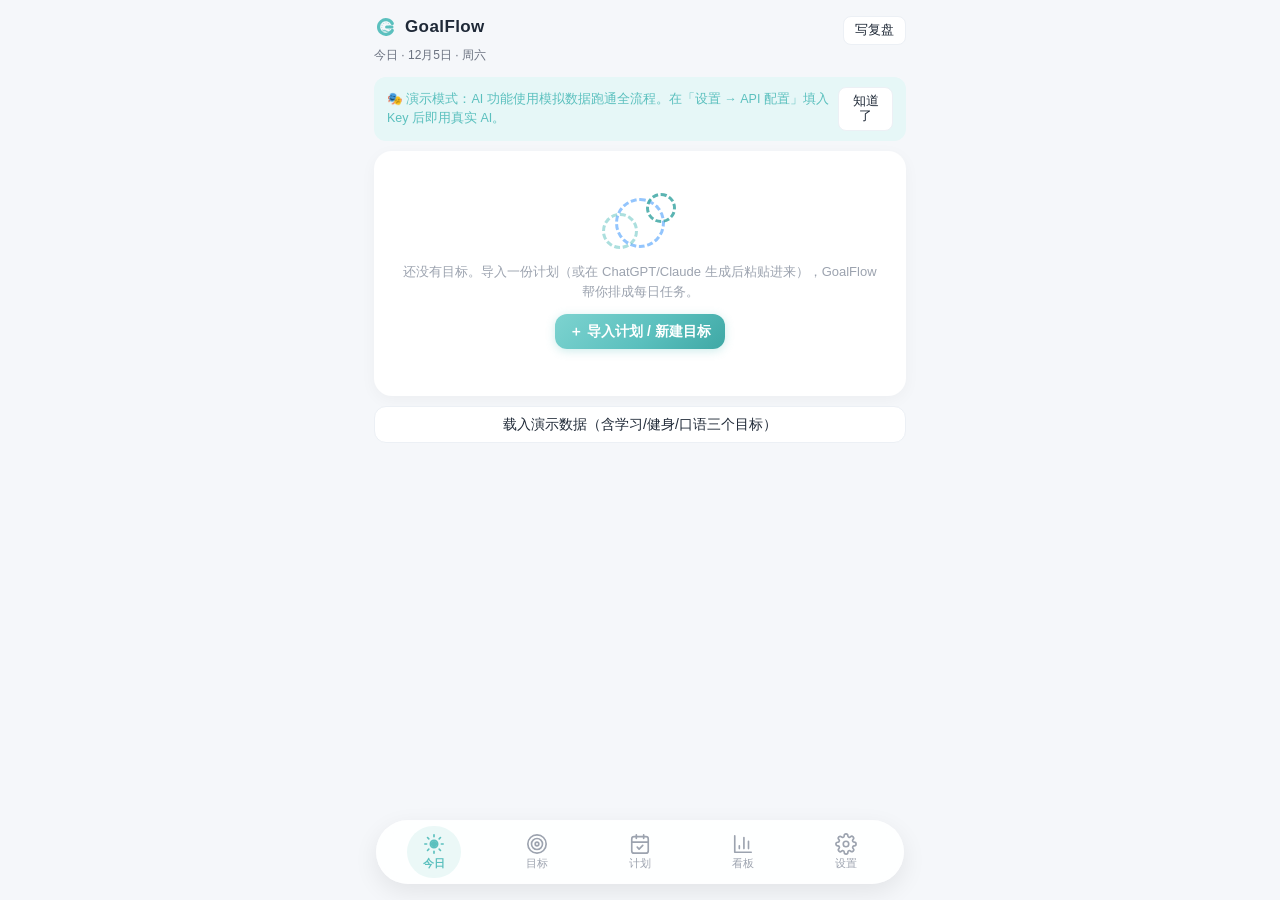
<file: index.html>
<!DOCTYPE html>
<html lang="zh-CN">
<head>
  <meta charset="UTF-8">
  <meta name="viewport" content="width=device-width, initial-scale=1, viewport-fit=cover">
  <meta name="theme-color" content="#4f6ef7">
  <meta name="description" content="GoalFlow 目标流：多目标管理 + 每日任务聚合 + AI 动态调整，数据只存本机">
  <link rel="manifest" href="./manifest.json">
  <link rel="apple-touch-icon" href="./icons/apple-touch-icon.png">
  <title>目标流 GoalFlow</title>
  <link rel="stylesheet" href="./css/style.css">
</head>
<body>
  <main id="app">

    <!-- 今日：聚合所有目标的每日任务 -->
    <section class="page active" id="page-today">
      <header class="page-head brand-head">
        <div class="brand-row"><span class="brand-logo" aria-hidden="true"><svg viewBox="0 0 24 24" fill="none"><path d="M20 8.2A8 8 0 1 0 20 15.8" stroke="#5BC0BE" stroke-width="3.4" stroke-linecap="round"/><path d="M19.6 12H13.8" stroke="#5BC0BE" stroke-width="3.4" stroke-linecap="round"/><circle cx="13" cy="12" r="4.6" stroke="#5BC0BE" stroke-width="1.1" stroke-dasharray="0.9 1.7" opacity=".55"/><path d="M9.5 16.6q2-1.6 4 0t4 0" stroke="#5BC0BE" stroke-width="1.3" stroke-linecap="round" opacity=".75"/></svg></span><span class="brand-name">GoalFlow</span></div>
        <p class="brand-sub">今日 · <span id="today-sub"></span></p>
        <button class="btn ghost sm head-action" data-action="open-review">写复盘</button>
      </header>
      <div class="page-body" id="today-body"></div>
    </section>

    <!-- 目标：多目标管理 -->
    <section class="page" id="page-goals">
      <header class="page-head brand-head">
        <div class="brand-row"><span class="brand-logo" aria-hidden="true"><svg viewBox="0 0 24 24" fill="none"><path d="M20 8.2A8 8 0 1 0 20 15.8" stroke="#5BC0BE" stroke-width="3.4" stroke-linecap="round"/><path d="M19.6 12H13.8" stroke="#5BC0BE" stroke-width="3.4" stroke-linecap="round"/><circle cx="13" cy="12" r="4.6" stroke="#5BC0BE" stroke-width="1.1" stroke-dasharray="0.9 1.7" opacity=".55"/><path d="M9.5 16.6q2-1.6 4 0t4 0" stroke="#5BC0BE" stroke-width="1.3" stroke-linecap="round" opacity=".75"/></svg></span><span class="brand-name">GoalFlow</span></div>
        <p class="brand-sub">目标 · 管理你的多个目标，每一步都算数 ✨</p>
        <button class="btn primary sm head-action" data-action="new-goal">＋ 新建</button>
      </header>
      <div class="seg" id="goal-seg"></div>
      <div class="page-body" id="goals-body"></div>
    </section>

    <!-- 计划：按日期查看 / 手动编辑 / AI 优化 -->
    <section class="page" id="page-plan">
      <header class="page-head brand-head">
        <div class="brand-row"><span class="brand-logo" aria-hidden="true"><svg viewBox="0 0 24 24" fill="none"><path d="M20 8.2A8 8 0 1 0 20 15.8" stroke="#5BC0BE" stroke-width="3.4" stroke-linecap="round"/><path d="M19.6 12H13.8" stroke="#5BC0BE" stroke-width="3.4" stroke-linecap="round"/><circle cx="13" cy="12" r="4.6" stroke="#5BC0BE" stroke-width="1.1" stroke-dasharray="0.9 1.7" opacity=".55"/><path d="M9.5 16.6q2-1.6 4 0t4 0" stroke="#5BC0BE" stroke-width="1.3" stroke-linecap="round" opacity=".75"/></svg></span><span class="brand-name">GoalFlow</span></div>
        <p class="brand-sub">计划 · 按日期查看与调整任务</p>
        <button class="btn primary sm head-action" data-action="add-task">＋ 任务</button>
      </header>
      <div id="plan-nav"></div>
      <div class="page-body" id="plan-body"></div>
    </section>

    <!-- 看板：全局汇总 / 分目标 / 对比 -->
    <section class="page" id="page-stats">
      <header class="page-head brand-head">
        <div class="brand-row"><span class="brand-logo" aria-hidden="true"><svg viewBox="0 0 24 24" fill="none"><path d="M20 8.2A8 8 0 1 0 20 15.8" stroke="#5BC0BE" stroke-width="3.4" stroke-linecap="round"/><path d="M19.6 12H13.8" stroke="#5BC0BE" stroke-width="3.4" stroke-linecap="round"/><circle cx="13" cy="12" r="4.6" stroke="#5BC0BE" stroke-width="1.1" stroke-dasharray="0.9 1.7" opacity=".55"/><path d="M9.5 16.6q2-1.6 4 0t4 0" stroke="#5BC0BE" stroke-width="1.3" stroke-linecap="round" opacity=".75"/></svg></span><span class="brand-name">GoalFlow</span></div>
        <p class="brand-sub">看板 · 进度与完成率一览（本地计算）</p>
      </header>
      <div class="page-body" id="stats-body"></div>
    </section>

    <!-- 设置 -->
    <section class="page" id="page-settings">
      <header class="page-head brand-head">
        <div class="brand-row"><span class="brand-logo" aria-hidden="true"><svg viewBox="0 0 24 24" fill="none"><path d="M20 8.2A8 8 0 1 0 20 15.8" stroke="#5BC0BE" stroke-width="3.4" stroke-linecap="round"/><path d="M19.6 12H13.8" stroke="#5BC0BE" stroke-width="3.4" stroke-linecap="round"/><circle cx="13" cy="12" r="4.6" stroke="#5BC0BE" stroke-width="1.1" stroke-dasharray="0.9 1.7" opacity=".55"/><path d="M9.5 16.6q2-1.6 4 0t4 0" stroke="#5BC0BE" stroke-width="1.3" stroke-linecap="round" opacity=".75"/></svg></span><span class="brand-name">GoalFlow</span></div>
        <p class="brand-sub">设置 · 预算、AI 与本地数据</p>
      </header>
      <div class="page-body" id="settings-body"></div>
    </section>
  </main>

  <!-- 目标详情（全屏覆盖层） -->
  <section id="goal-detail" class="overlay hidden">
    <header class="detail-head">
      <button class="icon-btn" data-action="close-detail">‹ 返回</button>
      <span class="detail-head-title">目标详情</span>
      <button class="icon-btn" data-action="edit-goal" id="detail-edit-btn">编辑</button>
    </header>
    <div class="page-body" id="detail-body"></div>
  </section>

  <!-- AI 调整预览（全屏覆盖层） -->
  <section id="adjust-preview" class="overlay hidden">
    <header class="detail-head">
      <button class="icon-btn" data-action="close-ap">‹ 返回</button>
      <span class="detail-head-title">🔧 AI 调整预览</span>
    </header>
    <div class="page-body" id="ap-body"></div>
    <div class="ap-footer" id="ap-footer"></div>
  </section>

  <!-- 计划导入预览（全屏覆盖层）：解析结果微调后导入 -->
  <section id="import-preview" class="overlay hidden">
    <header class="detail-head">
      <button class="icon-btn" data-action="close-import-preview">‹ 返回</button>
      <span class="detail-head-title">📥 导入预览</span>
    </header>
    <div class="page-body" id="ip-body"></div>
    <div class="ap-footer" id="ip-footer"></div>
  </section>

  <!-- 弹窗与提示 -->
  <div id="modal-mask" class="modal-mask hidden"><div class="modal" id="modal-box"></div></div>
  <div id="toast" class="toast hidden"></div>
  <input type="file" id="import-file" accept=".json,application/json" class="hidden">
  <input type="file" id="import-plan-file" accept=".md,.markdown,.txt,text/markdown,text/plain" class="hidden">

  <nav class="tabbar" id="tabbar">
    <button data-action="tab" data-page="today" class="active" aria-label="今日">
      <svg class="nav-ic" viewBox="0 0 24 24" fill="none" stroke="currentColor" stroke-width="1.8" stroke-linecap="round" stroke-linejoin="round" aria-hidden="true">
        <circle cx="12" cy="12" r="4"/><path d="M12 2v2M12 20v2M4.93 4.93l1.41 1.41M17.66 17.66l1.41 1.41M2 12h2M20 12h2M6.34 17.66l-1.41 1.41M19.07 4.93l-1.41 1.41"/>
        <circle class="solid" cx="12" cy="12" r="3.4" fill="currentColor" stroke="none"/>
      </svg>
      <span>今日</span>
    </button>
    <button data-action="tab" data-page="goals" aria-label="目标">
      <svg class="nav-ic" viewBox="0 0 24 24" fill="none" stroke="currentColor" stroke-width="1.8" stroke-linecap="round" stroke-linejoin="round" aria-hidden="true">
        <circle cx="12" cy="12" r="10"/><circle cx="12" cy="12" r="6"/><circle cx="12" cy="12" r="2"/>
        <circle class="solid" cx="12" cy="12" r="2.2" fill="currentColor" stroke="none"/>
      </svg>
      <span>目标</span>
    </button>
    <button data-action="tab" data-page="plan" aria-label="计划">
      <svg class="nav-ic" viewBox="0 0 24 24" fill="none" stroke="currentColor" stroke-width="1.8" stroke-linecap="round" stroke-linejoin="round" aria-hidden="true">
        <rect x="3" y="4" width="18" height="18" rx="2.5"/><path d="M16 2v4M8 2v4M3 10h18"/><path d="m9 15.5 2 2 4-4"/>
        <rect class="solid" x="3" y="4" width="18" height="5.2" rx="2.5" fill="currentColor" stroke="none"/>
      </svg>
      <span>计划</span>
    </button>
    <button data-action="tab" data-page="stats" aria-label="看板">
      <svg class="nav-ic" viewBox="0 0 24 24" fill="none" stroke="currentColor" stroke-width="1.8" stroke-linecap="round" stroke-linejoin="round" aria-hidden="true">
        <path d="M3 3v18h18"/><path d="M18 17V9M13 17V5M8 17v-3"/>
        <rect class="solid" x="6.6" y="13" width="2.8" height="4" rx="1" fill="currentColor" stroke="none"/>
        <rect class="solid" x="11.6" y="4.5" width="2.8" height="12.5" rx="1" fill="currentColor" stroke="none"/>
        <rect class="solid" x="16.6" y="8.5" width="2.8" height="8.5" rx="1" fill="currentColor" stroke="none"/>
      </svg>
      <span>看板</span>
    </button>
    <button data-action="tab" data-page="settings" aria-label="设置">
      <svg class="nav-ic" viewBox="0 0 24 24" fill="none" stroke="currentColor" stroke-width="1.8" stroke-linecap="round" stroke-linejoin="round" aria-hidden="true">
        <circle cx="12" cy="12" r="3"/><path d="M19.4 15a1.65 1.65 0 0 0 .33 1.82l.06.06a2 2 0 0 1-2.83 2.83l-.06-.06a1.65 1.65 0 0 0-1.82-.33 1.65 1.65 0 0 0-1 1.51V21a2 2 0 0 1-4 0v-.09A1.65 1.65 0 0 0 9 19.4a1.65 1.65 0 0 0-1.82.33l-.06.06a2 2 0 0 1-2.83-2.83l.06-.06a1.65 1.65 0 0 0 .33-1.82 1.65 1.65 0 0 0-1.51-1H3a2 2 0 0 1 0-4h.09A1.65 1.65 0 0 0 4.6 9a1.65 1.65 0 0 0-.33-1.82l-.06-.06a2 2 0 0 1 2.83-2.83l.06.06a1.65 1.65 0 0 0 1.82.33H9a1.65 1.65 0 0 0 1-1.51V3a2 2 0 0 1 4 0v.09a1.65 1.65 0 0 0 1 1.51 1.65 1.65 0 0 0 1.82-.33l.06-.06a2 2 0 0 1 2.83 2.83l-.06.06a1.65 1.65 0 0 0-.33 1.82V9a1.65 1.65 0 0 0 1.51 1H21a2 2 0 0 1 0 4h-.09a1.65 1.65 0 0 0-1.51 1z"/>
        <circle class="solid" cx="12" cy="12" r="2.6" fill="currentColor" stroke="none"/>
      </svg>
      <span>设置</span>
    </button>
  </nav>

  <script src="./js/store.js"></script>
  <script src="./js/rules.js"></script>
  <script src="./js/aggregate.js"></script>
  <script src="./js/importer.js"></script>
  <script src="./js/ai.js"></script>
  <script src="./js/adjust.js"></script>
  <script src="./js/chart.js"></script>
  <script src="./js/app.js"></script>
</body>
</html>
</file>
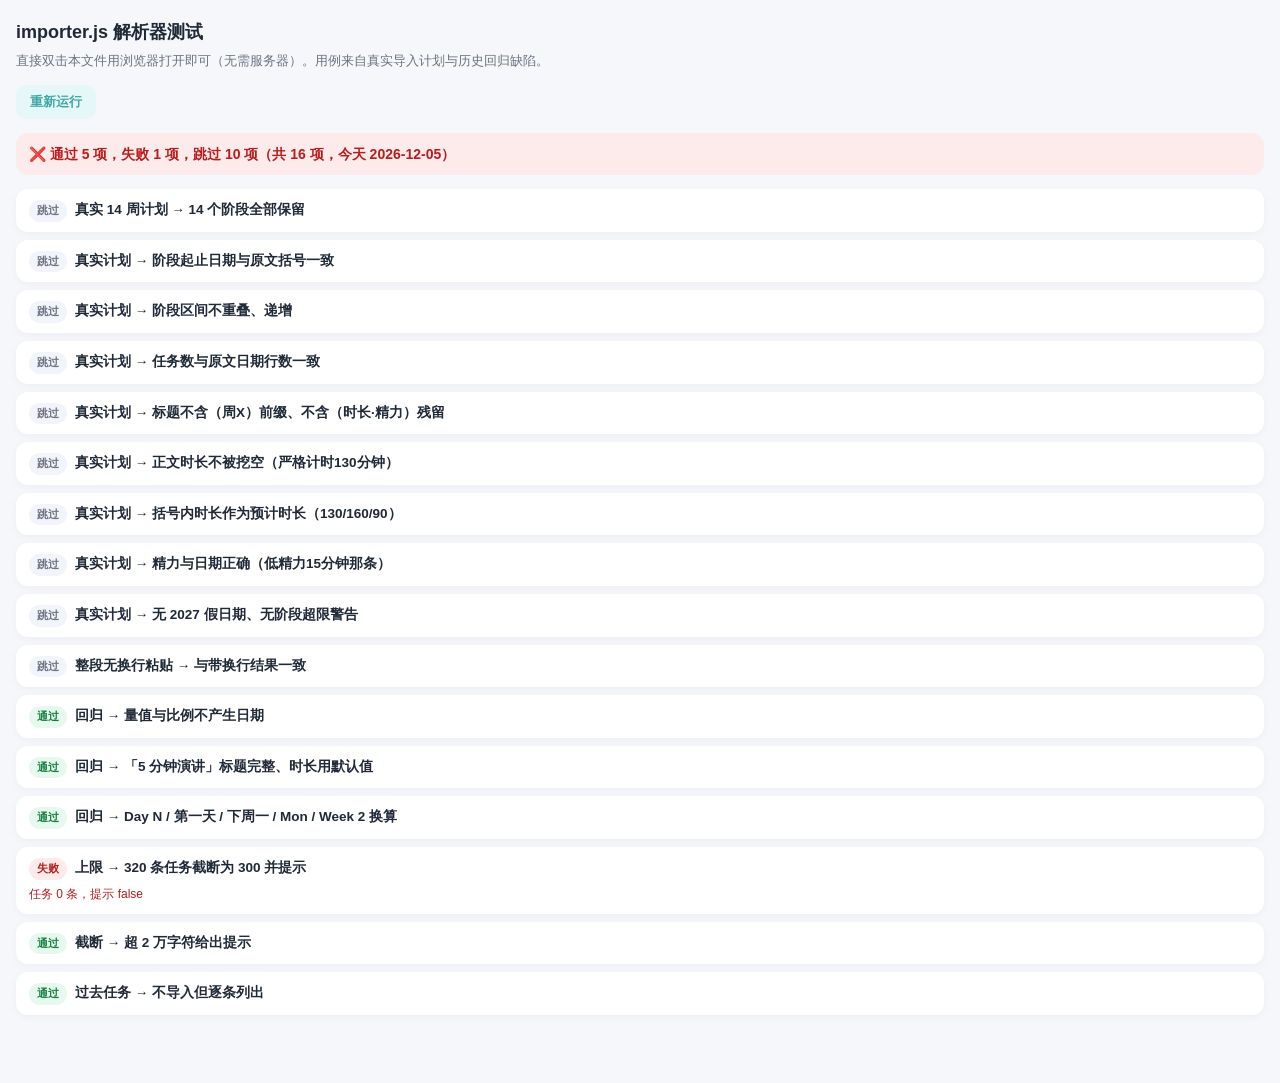
<file: tools/test-importer.html>
<!DOCTYPE html>
<html lang="zh-CN">
<head>
<meta charset="UTF-8">
<meta name="viewport" content="width=device-width, initial-scale=1">
<title>importer.js 测试</title>
<style>
  body { font: 14px/1.6 -apple-system, "PingFang SC", "Microsoft YaHei", sans-serif; margin: 0; padding: 18px 16px 60px; background: #F5F7FA; color: #1F2937; }
  h1 { font-size: 18px; margin: 0 0 4px; }
  .sub { color: #6B7280; font-size: 12.5px; margin: 0 0 14px; }
  .sum { font-size: 14px; font-weight: 700; padding: 10px 13px; border-radius: 12px; margin-bottom: 14px; }
  .sum.ok { background: #e7f8ee; color: #15803d; }
  .sum.bad { background: #fdeaea; color: #b91c1c; }
  .case { background: #fff; border-radius: 12px; padding: 10px 13px; margin-bottom: 8px; box-shadow: 0 2px 8px rgba(0,0,0,.04); }
  .case .head { display: flex; gap: 8px; align-items: baseline; }
  .badge { font-size: 11px; font-weight: 700; padding: 2px 8px; border-radius: 99px; flex-shrink: 0; }
  .badge.pass { background: #e7f8ee; color: #15803d; }
  .badge.fail { background: #fdeaea; color: #b91c1c; }
  .badge.skip { background: #f1f4fb; color: #6B7280; }
  .name { font-weight: 600; font-size: 13.5px; }
  .detail { margin: 5px 0 0; font-size: 12px; color: #6B7280; white-space: pre-wrap; word-break: break-all; }
  .fail .detail { color: #b91c1c; }
  code { background: #f4f6fa; padding: 1px 5px; border-radius: 5px; font-size: 12px; }
  button { border: 0; border-radius: 10px; padding: 8px 14px; font-size: 13px; font-weight: 600; background: #E6F7F7; color: #3FA8A5; cursor: pointer; margin-bottom: 14px; }
</style>
</head>
<body>
<h1>importer.js 解析器测试</h1>
<p class="sub">直接双击本文件用浏览器打开即可（无需服务器）。用例来自真实导入计划与历史回归缺陷。</p>
<button id="run">重新运行</button>
<div id="sum" class="sum"></div>
<div id="list"></div>

<script src="../js/store.js"></script>
<script src="../js/importer.js"></script>
<script>
(function () {
  'use strict';
  var Store = window.Store, Importer = window.Importer;
  var Y = Store.todayStr().slice(0, 4);          // 当前年份，用于把 9月14日 这类写成断言
  var TODAY = Store.todayStr();
  // 夹具是"9.14 开始"的真实计划：只在今天不晚于 9.14 时做全量断言，否则跳过（避免日期过期导致误报）
  var FIXTURE_OK = TODAY <= Y + '-09-14';

  // ===== 测试夹具：真实 14 周计划（保留全部周标题与关键写法，含易错项） =====
  var PLAN = [
    '第1周·启动与校准（9.14–9.20）',
    '本周目标：确认报名、备齐材料、跑通每日单词+精听节奏并记录真实耗时',
    '9月14日（周一）确认六级报名：查教务系统/班级群并设日历提醒（15分钟·低精力）',
    '9月14日（周一）买近5年真题1套+安装背单词App与每日英语听力（30分钟·低精力）',
    '9月14日（周一）单词：开通考频词库，过新词40个（45分钟·中精力）',
    '9月14日（周一）精听第1篇：长对话，三遍法（90分钟·中精力）',
    '9月15日（周二）精听第2篇：长对话（90分钟·中精力）',
    '9月17日（周四）单词40个+泛听磨耳朵15min（90分钟·中精力）',
    '9月18日（周五）仔细阅读精做第1篇+单词复习（120分钟·高精力）',
    '9月19日（周六）仔细阅读精做第2–3篇（120分钟·高精力）',
    '9月20日（周日）词汇复盘+精听补1篇（120分钟·中精力）',
    '9月20日（周日）诊断周复盘：记录单词/精听实际耗时，校准下周任务量（30分钟·中精力）',
    '第2周·听力开耳（9.21–9.27）',
    '本周目标：精听满5篇，阅读累计5篇，单词不断链',
    '9月21日（周一）单词：过新词40个（45分钟·中精力）',
    '9月21日（周一）精听第4篇：长对话（90分钟·中精力）',
    '9月25日（周五）仔细阅读精做第4篇+单词复习（120分钟·高精力）',
    '第3周·节奏稳定（9.28–10.4）',
    '本周目标：精听累计9篇，生词本破100词，国庆不中断',
    '9月28日（周一）精听第7篇：长对话（90分钟·中精力）',
    '10月1日（周四）单词40个+泛听15min（90分钟·中精力）',
    '第4周·加入讲座（10.5–10.11）',
    '本周目标：开始精听Lectures（分值最重的题型），适应语速与学术词',
    '10月5日（周一）单词：过新词40个（45分钟·中精力）',
    '10月5日（周一）精听第10篇：讲座Lectures第1篇（90分钟·中精力）',
    '10月9日（周五）仔细阅读精做第10篇+单词复习（120分钟·高精力）',
    '第5周·中期检查（10.12–10.18）',
    '本周目标：词汇进度过半（触发旅游兑换），听力正确率开始记录趋势',
    '10月12日（周一）精听第13篇：讲座Lectures（90分钟·中精力）',
    '10月16日（周五）检查点：核对词汇进度是否过半→达标则兑换旅游1次（15分钟·低精力）',
    '10月18日（周日）词汇复盘+精听补1篇+周复盘（150分钟·中精力）',
    '第6周·加速期（10.19–10.25）',
    '本周目标：精听累计23篇，听力正确率对比第2周有上升',
    '10月19日（周一）精听第16篇：讲座Lectures（90分钟·中精力）',
    '10月25日（周日）词汇复盘+精听补1篇+周复盘（150分钟·中精力）',
    '第7周·基础期收官（10.26–11.1）',
    '本周目标：核心词一轮完成、精听≥30篇、阅读≥15篇，通过基础期验收',
    '10月26日（周一）精听第19篇：讲座Lectures（90分钟·中精力）',
    '11月1日（周日）基础期验收：核心词一轮完成、精听≥25篇（含周日补听）、阅读≥15篇、生词本≥300词（30分钟·中精力）',
    '第8周·进入真题（11.2–11.8）',
    '本周目标：完成第1套完整真题并彻底消化，找到薄弱题型',
    '11月2日（周一）单词：转为每日复习30分钟（30分钟·中精力）',
    '11月4日（周三）真题听力分项：1套听力计时+错题重听（90分钟·中精力）',
    '11月7日（周六）完整真题第1套：严格计时130分钟（130分钟·高精力）',
    '11月8日（周日）真题第1套消化：听力错题重听+阅读逐句+生词入本（150分钟·高精力）',
    '第9周·真题+写作启动（11.9–11.15）',
    '本周目标：第2套真题完成，作文模板（现象评论类）成型',
    '11月9日（周一）单词复习30分钟（30分钟·中精力）',
    '11月14日（周六）完整真题第2套：严格计时130分钟（130分钟·高精力）',
    '11月15日（周日）真题第2套消化+作文模板1（现象评论类）整理（180分钟·高精力）',
    '第10周·翻译+模板2（11.16–11.22）',
    '本周目标：第3套真题完成，两个作文模板齐备',
    '11月21日（周六）完整真题第3套：严格计时130分钟（130分钟·高精力）',
    '第11周·得分率检查（11.23–11.29）',
    '本周目标：第4套真题完成，听力+阅读合计得分率≥55%',
    '11月28日（周六）完整真题第4套：严格计时130分钟（130分钟·高精力）',
    '11月29日（周日）真题第4套消化+统计听读得分率（是否≥55%）（180分钟·高精力）',
    '第12周·真题期收官（11.30–12.6）',
    '本周目标：真题累计5套，错题本成型，通过真题期验收',
    '12月5日（周六）完整真题第5套：严格计时130分钟（130分钟·高精力）',
    '第13周·模考冲刺（12.7–12.13）',
    '本周目标：全真模考1套并完成错题归因，生物钟对齐下午考试',
    '12月12日（周六）全真模考第1套：下午15:00–17:25与考试同步（160分钟·高精力）',
    '12月13日（周日）模考1错题归因：按词汇/听力/定位三类分（120分钟·中精力）',
    '第14周·考前收尾（12.14–12.19）',
    '本周目标：完成第2套模考、考前只复习不新学、顺利应考',
    '12月16日（周三）全真模考第2套：最后一套近年真题，下午15:00–17:25同步考试时段（160分钟·高精力）',
    '12月19日（周六）六级考试：下午15:00–17:25（160分钟·高精力）'
  ].join('\n');

  // ===== 断言工具 =====
  // 便于在控制台排查：window.__PLAN / window.__api
  window.__PLAN = PLAN;
  window.__api = { Store: Store, Importer: Importer, today: TODAY };
  var cases = [];
  function test(name, fn) { cases.push({ name: name, fn: fn }); }
  // 夹具用例：只在今天不晚于夹具起始日时执行，否则跳过（防止日期过期造成误报）
  function fixtureTest(name, fn) { test(name, function () { return FIXTURE_OK ? fn() : 'skip'; }); }
  function ok(cond, msg) { return cond ? null : (msg || '断言失败'); }

  function parse(text, opts) { return Importer.ruleParse(text, opts || {}); }
  function ms(plan, i) { return plan.milestones[i] || {}; }
  function titles(plan) { return plan.tasks.map(function (t) { return t.title; }); }

  // ===== 1. 真实计划：阶段与日期 =====
  fixtureTest('真实 14 周计划 → 14 个阶段全部保留', function () {
    var p = parse(PLAN);
    return ok(p.milestones.length === 14, '期望 14 个阶段，实际 ' + p.milestones.length +
      '；各阶段：' + p.milestones.map(function (m) { return m.title; }).join(' / '));
  });

  fixtureTest('真实计划 → 阶段起止日期与原文括号一致', function () {
    var p = parse(PLAN);
    var want = [
      [0, Y + '-09-14', Y + '-09-20'],
      [1, Y + '-09-21', Y + '-09-27'],
      [2, Y + '-09-28', Y + '-10-04'],
      [3, Y + '-10-05', Y + '-10-11'],
      [5, Y + '-10-19', Y + '-10-25'],
      [13, Y + '-12-14', Y + '-12-19']
    ];
    var bad = [];
    want.forEach(function (w) {
      var m = ms(p, w[0]);
      if (m.startDate !== w[1] || m.targetDate !== w[2]) {
        bad.push('第' + (w[0] + 1) + '个阶段 ' + (m.title || '') + ' 实际 ' + m.startDate + '→' + m.targetDate + '，期望 ' + w[1] + '→' + w[2]);
      }
    });
    return ok(!bad.length, bad.join('\n'));
  });

  fixtureTest('真实计划 → 阶段区间不重叠、递增', function () {
    var p = parse(PLAN);
    var bad = [];
    for (var i = 1; i < p.milestones.length; i++) {
      if (p.milestones[i].startDate <= p.milestones[i - 1].targetDate) {
        bad.push(p.milestones[i - 1].title + ' 止于 ' + p.milestones[i - 1].targetDate +
          ' 但 ' + p.milestones[i].title + ' 起于 ' + p.milestones[i].startDate);
      }
    }
    return ok(!bad.length, bad.join('\n'));
  });

  // ===== 2. 真实计划：任务与标题 =====
  fixtureTest('真实计划 → 任务数与原文日期行数一致', function () {
    var p = parse(PLAN);
    var dateLine = /^\d{1,2}\s*月\s*\d{1,2}\s*[日号]/;
    var expect = PLAN.split('\n').filter(function (l) { return dateLine.test(l.trim()); });
    var expectTitles = {};
    expect.forEach(function (l) {
      var one = parse('# t\n截止日期：' + Store.addDays(TODAY, 120) + '\n\n## 第 1 周\n' + l.trim(), {}).tasks[0];
      if (one) expectTitles[one.title] = l.slice(0, 24);
    });
    var gotTitles = {};
    p.tasks.forEach(function (t) { gotTitles[t.title] = t.date; });
    var missing = Object.keys(expectTitles).filter(function (k) { return gotTitles[k] === undefined; });
    var extra = Object.keys(gotTitles).filter(function (k) { return expectTitles[k] === undefined; });
    var bad = [];
    if (missing.length) bad.push('丢失 ' + missing.length + ' 条：' + missing.slice(0, 4).join(' / '));
    if (extra.length) bad.push('多出 ' + extra.length + ' 条：' + extra.slice(0, 4).join(' / '));
    return ok(!bad.length, bad.join('\n'));
  });

  fixtureTest('真实计划 → 标题不含（周X）前缀、不含（时长·精力）残留', function () {
    var p = parse(PLAN);
    var bad = titles(p).filter(function (t) {
      return /^[（(]\s*周[一二三四五六日天]/.test(t) || /[（(][^）)]*\d+\s*分钟[^）)]*[）)]/.test(t) ||
        /中精力|低精力|高精力/.test(t);
    });
    return ok(!bad.length, bad.slice(0, 6).join('\n'));
  });

  fixtureTest('真实计划 → 正文时长不被挖空（严格计时130分钟）', function () {
    var p = parse(PLAN);
    var hit = p.tasks.filter(function (t) { return t.title.indexOf('严格计时130分钟') >= 0; });
    return ok(hit.length >= 4, '匹配到 ' + hit.length + ' 条；相关标题：' +
      titles(p).filter(function (t) { return t.indexOf('真题第') >= 0; }).slice(0, 3).join(' / '));
  });

  fixtureTest('真实计划 → 括号内时长作为预计时长（130/160/90）', function () {
    var p = parse(PLAN);
    var t130 = p.tasks.filter(function (t) { return t.title.indexOf('真题第1套') >= 0; })[0];
    var t160 = p.tasks.filter(function (t) { return t.title.indexOf('六级考试') >= 0; })[0];
    var t90 = p.tasks.filter(function (t) { return t.title.indexOf('精听第1篇') >= 0; })[0];
    var bad = [];
    if (!t130 || t130.estimateMin !== 130) bad.push('真题第1套 时长=' + (t130 && t130.estimateMin));
    if (!t160 || t160.estimateMin !== 160) bad.push('六级考试 时长=' + (t160 && t160.estimateMin));
    if (!t90 || t90.estimateMin !== 90) bad.push('精听第1篇 时长=' + (t90 && t90.estimateMin));
    return ok(!bad.length, bad.join('，'));
  });

  fixtureTest('真实计划 → 精力与日期正确（低精力15分钟那条）', function () {
    var p = parse(PLAN);
    var t = p.tasks.filter(function (x) { return x.title.indexOf('确认六级报名') >= 0; })[0];
    if (!t) return ok(false, '没找到「确认六级报名」任务');
    var bad = [];
    if (t.date !== Y + '-09-14') bad.push('日期=' + t.date);
    if (t.estimateMin !== 15) bad.push('时长=' + t.estimateMin);
    if (t.energy !== 'low') bad.push('精力=' + t.energy);
    return ok(!bad.length, bad.join('，'));
  });

  fixtureTest('真实计划 → 无 2027 假日期、无阶段超限警告', function () {
    var p = parse(PLAN);
    var fake = p.tasks.filter(function (t) { return t.date.indexOf('2027') === 0; });
    var overWarn = p.warnings.filter(function (w) { return w.reason.indexOf('阶段超过') >= 0; });
    return ok(!fake.length && !overWarn.length,
      '假日期 ' + fake.length + ' 条；超限警告 ' + overWarn.length + ' 条');
  });

  // ===== 3. 无换行兜底 =====
  fixtureTest('整段无换行粘贴 → 与带换行结果一致', function () {
    var a = parse(PLAN), b = parse(PLAN.replace(/\n/g, ''));
    var bad = [];
    if (b.milestones.length !== a.milestones.length) bad.push('阶段 ' + b.milestones.length + ' vs ' + a.milestones.length);
    if (b.tasks.length !== a.tasks.length) bad.push('任务 ' + b.tasks.length + ' vs ' + a.tasks.length);
    var hasSplitWarn = b.warnings.some(function (w) { return w.reason.indexOf('缺少换行') >= 0; });
    if (!hasSplitWarn) bad.push('未给出「缺少换行，已自动切分」提示');
    return ok(!bad.length, bad.join('；'));
  });

  // ===== 4. 历史回归：假日期 =====
  test('回归 → 量值与比例不产生日期', function () {
    var cases2 = [
      ['- 今天 跑 5.5 公里', 1],
      ['- 今天 读 2 chapters', 1],
      ['- 今天 add 3 items', 1],
      ['- 今天 完成度 2/3', 1],
      ['- 今天 看 1.5 小时视频', 1]
    ];
    var bad = [];
    cases2.forEach(function (c) {
      var p = parse('# t\n截止日期：' + Y + '-10-20\n\n## 第 1 周\n' + c[0]);
      if (p.tasks.length !== c[1]) { bad.push(c[0] + ' → ' + p.tasks.length + ' 条'); return; }
      if (p.tasks.filter(function (t) { return t.date.indexOf('2027') === 0; }).length) bad.push(c[0] + ' → 出现 2027 假日期');
    });
    return ok(!bad.length, bad.join('\n'));
  });

  // ===== 5. 历史回归：标题不被挖空 =====
  test('回归 → 「5 分钟演讲」标题完整、时长用默认值', function () {
    var p = parse('# t\n截止日期：' + Store.addDays(TODAY, 30) + '\n\n## 第 1 周\n- ' + Store.addDays(TODAY, 1) + ' 完成一次 5 分钟演讲（选做）');
    var t = p.tasks[0];
    if (!t) return ok(false, '未解析出任务');
    var bad = [];
    if (t.title.indexOf('5 分钟演讲') < 0) bad.push('标题=' + t.title);
    if (t.estimateMin < 20) bad.push('时长被压低为 ' + t.estimateMin);
    return ok(!bad.length, bad.join('，'));
  });

  // ===== 6. 历史回归：各种日期写法 =====
  test('回归 → Day N / 第一天 / 下周一 / Mon / Week 2 换算', function () {
    var head = '# t\n截止日期：' + Store.addDays(TODAY, 60) + '\n\n## 第 1 周\n';
    var p = parse(head + '- Day 1 甲（30分钟）\n- 第一天 乙（30分钟）\n- Mon 丁（30分钟）\n- 下周一 丙（30分钟）');
    var byTitle = {};
    p.tasks.forEach(function (t) { byTitle[t.title] = t.date; });
    var bad = [];
    var day1 = TODAY;
    var mon = Store.addDays(TODAY, (8 - Store.parseDate(TODAY).getDay()) % 7);  // 最近的周一（含今天）
    if (byTitle['甲'] !== day1) bad.push('Day 1 → ' + byTitle['甲'] + '（期望 ' + day1 + '）');
    if (byTitle['乙'] !== day1) bad.push('第一天 → ' + byTitle['乙'] + '（期望 ' + day1 + '）');
    if (byTitle['丁'] !== mon) bad.push('Mon → ' + byTitle['丁'] + '（期望 ' + mon + '）');
    if (byTitle['丙'] !== Store.addDays(mon, 7)) bad.push('下周一 → ' + byTitle['丙'] + '（期望 ' + Store.addDays(mon, 7) + '）');
    return ok(!bad.length, bad.join('；'));
  });

  // ===== 7. 上限与截断 =====
  test('上限 → 320 条任务截断为 300 并提示', function () {
    var lines = ['# t', '截止日期：' + Y + '-12-31', '', '## 第 1 个月'];
    for (var i = 1; i <= 320; i++) lines.push('- ' + Y + '-10-' + ((i % 28) + 1) + ' 任务 ' + i + '（30分钟）');
    var p = parse(lines.join('\n'));
    var warned = p.warnings.some(function (w) { return w.reason.indexOf('300') >= 0; });
    return ok(p.tasks.length === 300 && warned, '任务 ' + p.tasks.length + ' 条，提示 ' + warned);
  });

  test('截断 → 超 2 万字符给出提示', function () {
    var p = parse('# t\n截止日期：' + Y + '-10-01\n\n## 第 1 周\n- 今天 ' + new Array(21000).join('字') + '（30分钟）');
    return ok(p.truncated === true && p.warnings.some(function (w) { return w.reason.indexOf('20000') >= 0; }),
      'truncated=' + p.truncated);
  });

  // ===== 8. 过去任务逐条列出 =====
  test('过去任务 → 不导入但逐条列出', function () {
    var p1 = Y + '-09-01', p2 = Y + '-09-05';
    if (TODAY <= p2) return 'skip';
    var p = parse('# t\n截止日期：' + Y + '-12-01\n\n## 第 1 周\n- ' + p1 + ' 旧任务甲\n- ' + p2 + ' 旧任务乙\n- ' + Store.addDays(TODAY, 1) + ' 新任务');
    var hasNew = p.tasks.some(function (t) { return t.title === '新任务'; });
    var droppedOk = p.dropped.some(function (d) { return d.title === '旧任务甲'; }) &&
      p.dropped.some(function (d) { return d.title === '旧任务乙'; });
    return ok(hasNew && droppedOk, '新任务=' + hasNew + '，dropped=' + JSON.stringify(p.dropped));
  });

  // ===== 渲染 =====
  function render() {
    var pass = 0, fail = 0, skip = 0;
    var html = '';
    cases.forEach(function (c) {
      var r;
      try { r = c.fn(); } catch (e) { r = '抛异常：' + (e && e.message); }
      var state = r === 'skip' ? 'skip' : (r ? 'fail' : 'pass');
      if (state === 'pass') pass++; else if (state === 'fail') fail++; else skip++;
      html += '<div class="case ' + (state === 'fail' ? 'fail' : '') + '">' +
        '<div class="head"><span class="badge ' + state + '">' +
        (state === 'pass' ? '通过' : state === 'fail' ? '失败' : '跳过') + '</span>' +
        '<span class="name">' + c.name + '</span></div>' +
        (r && r !== 'skip' ? '<p class="detail">' + String(r).replace(/</g, '&lt;') + '</p>' : '') +
        '</div>';
    });
    document.getElementById('list').innerHTML = html;
    var sum = document.getElementById('sum');
    sum.className = 'sum ' + (fail ? 'bad' : 'ok');
    sum.textContent = (fail ? '❌ ' : '✅ ') + '通过 ' + pass + ' 项' +
      (fail ? '，失败 ' + fail + ' 项' : '') + (skip ? '，跳过 ' + skip + ' 项' : '') +
      '（共 ' + cases.length + ' 项，今天 ' + TODAY + '）';
  }

  document.getElementById('run').addEventListener('click', render);
  render();
})();
</script>
</body>
</html>
</file>
<file: css/style.css>
/* ==========================================================
 * style.css —— GoalFlow 全部样式
 * 移动优先 / CSS 变量主题 / 底部 tabbar / 卡片风格
 * ========================================================== */

:root {
  --bg: #F5F7FA;
  --card: #ffffff;
  --text: #1F2937;
  --muted: #6B7280;
  --faint: #9CA3AF;
  --line: #ECF0F5;
  --brand: #5BC0BE;
  --brand-2: #3FA8A5;
  --brand-3: #7DD3D0;
  --brand-weak: #E6F7F7;
  --ok: #22c55e;
  --warn: #f59e0b;
  --danger: #ff4d4f;
  --shadow: 0 4px 16px rgba(0, 0, 0, 0.04);
  --shadow-float: 0 8px 24px rgba(0, 0, 0, 0.08);
  --radius: 18px;
}

* { box-sizing: border-box; -webkit-tap-highlight-color: transparent; }
html, body { margin: 0; padding: 0; }
body {
  background: var(--bg);
  color: var(--text);
  font: 15px/1.55 -apple-system, "PingFang SC", "Microsoft YaHei", sans-serif;
  font-variant-numeric: tabular-nums;
}
button { font-family: inherit; }

/* ---------- 页面骨架 ---------- */
#app { max-width: 560px; margin: 0 auto; }
.page { display: none; padding: 14px 14px 150px; }
.page.active { display: block; }
#page-today { padding-bottom: 240px; } /* 为悬浮统计条 + 胶囊导航留空间 */

.page-head {
  display: flex; align-items: flex-start; justify-content: space-between;
  margin-bottom: 12px;
}
.page-head h1 { margin: 0; font-size: 22px; }
.page-head .sub { margin: 2px 0 0; color: var(--muted); font-size: 12.5px; }
.page-body > * + * { margin-top: 10px; }

/* ---------- 品牌 Header ---------- */
.brand-head { display: block; position: relative; padding-right: 0; }
.brand-row { display: flex; align-items: center; gap: 9px; }
.brand-logo {
  width: 22px; height: 22px; flex-shrink: 0;
  display: flex; align-items: center; justify-content: center;
}
.brand-logo svg { width: 22px; height: 22px; display: block; }
.brand-name { font-size: 17px; font-weight: 700; color: #1F2937; letter-spacing: .4px; }
.brand-sub { margin: 6px 0 0; font-size: 12px; color: #6B7280; }
.brand-head .head-action { position: absolute; right: 0; top: 2px; }

/* ---------- 底部悬浮胶囊导航 ---------- */
.tabbar {
  position: fixed; left: 16px; right: 16px; bottom: calc(16px + env(safe-area-inset-bottom));
  z-index: 70;
  max-width: 528px; margin: 0 auto; height: 64px;
  display: flex; align-items: center; justify-content: space-around;
  background: rgba(255, 255, 255, 0.9);
  -webkit-backdrop-filter: blur(10px);
  backdrop-filter: blur(10px);
  border: 0;
  border-radius: 999px;
  box-shadow: var(--shadow-float);
  padding: 0 6px;
}
.tabbar button {
  flex: 0 1 auto; border: 0; background: none; cursor: pointer;
  display: flex; flex-direction: column; align-items: center; gap: 2px;
  color: var(--faint); font-size: 10.5px; padding: 7px 16px;
  border-radius: 999px;
  transition: background .18s ease, color .18s ease;
}
.tabbar .nav-ic { width: 22px; height: 22px; display: block; }
.tabbar .nav-ic .solid { opacity: 0; transition: opacity .15s ease; }
.tabbar button.active {
  color: var(--brand);
  font-weight: 600;
  background: rgba(91, 192, 190, 0.12);
}
.tabbar button.active .nav-ic .solid { opacity: 1; }
.tabbar button:active { transform: scale(.96); }

/* ---------- 通用组件 ---------- */
.card {
  background: var(--card); border-radius: var(--radius);
  box-shadow: var(--shadow); padding: 13px 14px;
}
.card h3 { margin: 0 0 8px; font-size: 14.5px; }
.card .card-sub { color: var(--muted); font-size: 12px; margin: -4px 0 8px; }

.btn {
  border: 0; border-radius: 12px; cursor: pointer;
  padding: 9px 14px; font-size: 14px; line-height: 1.2;
  background: var(--brand-weak); color: var(--brand); font-weight: 600;
  transition: transform .12s ease, opacity .12s ease, filter .12s ease;
}
.btn.primary {
  background: linear-gradient(135deg, var(--brand-3) 0%, var(--brand) 55%, var(--brand-2) 100%);
  color: #fff;
  box-shadow: 0 2px 10px rgba(91, 192, 190, .3);
}
.btn.ok { background: #e7f8ee; color: #15803d; }
.btn.danger { background: #fdeaea; color: var(--danger); }
.btn.ghost { background: #fff; border: 1px solid var(--line); color: var(--text); font-weight: 500; }
.btn.sm { padding: 6px 11px; font-size: 12.5px; border-radius: 8px; }
.btn.block { display: block; width: 100%; text-align: center; }
.btn:disabled { opacity: .45; cursor: default; }
.btn:hover { filter: brightness(1.04); }
.btn:active { opacity: .8; transform: scale(.98); }
.btn-row { display: flex; gap: 8px; flex-wrap: wrap; }
.btn-row .btn { flex: 1; }

.icon-btn {
  border: 0; background: none; color: var(--brand); cursor: pointer;
  font-size: 14px; padding: 6px 4px;
}

.chip {
  display: inline-flex; align-items: center; gap: 4px;
  border: 1px solid #EDF1F6; background: #FBFCFE; color: var(--muted);
  border-radius: 999px; padding: 4px 11px; font-size: 12px; cursor: pointer;
}
.chip.active { background: var(--brand-weak); border-color: var(--brand); color: var(--brand); font-weight: 600; }
.chip-row { display: flex; gap: 7px; flex-wrap: wrap; }

.seg { display: flex; background: #e9edf7; border-radius: 10px; padding: 3px; margin-bottom: 12px; }
.seg button {
  flex: 1; border: 0; background: none; color: var(--muted);
  padding: 7px 0; font-size: 13px; border-radius: 8px; cursor: pointer;
}
.seg button.active { background: #fff; color: var(--text); font-weight: 600; box-shadow: var(--shadow); }

.tag {
  display: inline-block; padding: 1.5px 8px; border-radius: 6px;
  font-size: 11px; background: #F4F6FA; color: var(--muted); white-space: nowrap;
}

.dot { display: inline-block; width: 8px; height: 8px; border-radius: 50%; margin-right: 5px; vertical-align: 1px; }

/* ---------- 进度条 ---------- */
.bar { height: 8px; border-radius: 99px; background: #edf0f8; overflow: hidden; }
.bar > i { display: block; height: 100%; border-radius: 99px; background: var(--brand); transition: width .3s; }
.bar.ok > i { background: var(--ok); }
.bar.warn > i { background: var(--warn); }
.bar.danger > i { background: var(--danger); }

.bar-row { display: flex; align-items: center; gap: 8px; font-size: 12px; color: var(--muted); }
.bar-row .bar { flex: 1; }
.bar-row .val { min-width: 38px; text-align: right; font-variant-numeric: tabular-nums; }

/* 今日预算条 */
.budget-bar { padding: 11px 14px; }
.budget-head { display: flex; justify-content: space-between; font-size: 12.5px; color: var(--muted); margin-bottom: 7px; }
.budget-head b { color: var(--text); font-size: 13px; }

/* ---------- 任务卡 ---------- */
.task-card {
  background: var(--card); border-radius: var(--radius); box-shadow: var(--shadow);
  padding: 11px 13px;
}
.task-card.done-state { opacity: .6; }
.task-top { display: flex; align-items: center; gap: 6px; font-size: 12px; color: var(--muted); margin-bottom: 5px; flex-wrap: wrap; }
.task-top .goal-name { color: var(--text); font-weight: 600; }
.task-title { font-size: 15px; font-weight: 600; margin: 0 0 3px; }
.task-card.done-state .task-title { text-decoration: line-through; color: var(--muted); }
.task-desc { color: var(--muted); font-size: 12.5px; margin: 0 0 8px; }
/* 长文本防溢出：导入的外部计划常含长段落，标题与描述统一截断 */
.task-title { display: -webkit-box; -webkit-line-clamp: 2; -webkit-box-orient: vertical; overflow: hidden; }
.task-desc { display: -webkit-box; -webkit-line-clamp: 3; -webkit-box-orient: vertical; overflow: hidden; }
.task-status { display: flex; gap: 8px; }
.st-btn {
  flex: 1; border: 1.5px solid var(--line); background: #fff; border-radius: 9px;
  padding: 6px 0; font-size: 14px; cursor: pointer; color: var(--faint);
}
.st-btn.on-done { border-color: var(--ok); background: #e7f8ee; color: #15803d; font-weight: 700; transform: scale(1.02); }
.st-btn.on-partial { border-color: var(--warn); background: #fdeeca; color: #92600a; font-weight: 700; transform: scale(1.02); }
.st-btn.on-missed { border-color: var(--danger); background: #fddcdc; color: #b91c1c; font-weight: 700; transform: scale(1.02); }

.group-title {
  display: flex; align-items: center; gap: 6px;
  font-size: 12.5px; color: var(--muted); font-weight: 600;
  margin: 14px 0 -2px;
}

/* ---------- 汇总条 / 统计 ---------- */
.sum-bar { display: flex; text-align: center; padding: 11px 4px; }
/* 今日页统计栏：悬浮在导航胶囊上方的胶囊卡 */
#today-body > .card.sum-bar {
  position: fixed; left: 16px; right: 16px;
  bottom: calc(16px + env(safe-area-inset-bottom) + 76px);
  max-width: 528px; margin: 0 auto; z-index: 66;
  border-radius: 999px; padding: 9px 6px;
  box-shadow: var(--shadow-float);
  background: rgba(255, 255, 255, .95);
  -webkit-backdrop-filter: blur(10px);
  backdrop-filter: blur(10px);
}
.sum-bar > div { flex: 1; }
.sum-bar b { display: block; font-size: 16.5px; }
.sum-bar span { font-size: 11px; color: var(--muted); }

.stat-grid { display: grid; grid-template-columns: repeat(3, 1fr); gap: 9px; }
.stat-grid .cell { background: linear-gradient(165deg, #FFFFFF 0%, #F2F8F9 100%); border-radius: 16px; box-shadow: var(--shadow); padding: 11px 6px; text-align: center; }
.stat-grid .cell b { display: block; font-size: 17px; }
.stat-grid .cell span { font-size: 11px; color: var(--muted); }

/* 提示条 */
.notice {
  border-radius: 12px; padding: 10px 13px; font-size: 12.5px; line-height: 1.5;
  display: flex; align-items: center; justify-content: space-between; gap: 8px;
}
.notice.warn { background: #fdf3e0; color: #92600a; }
.notice.danger { background: #fdeaea; color: #b91c1c; }
.notice.info { background: var(--brand-weak); color: var(--brand); }

/* ---------- 空状态：三环几何占位图 ---------- */
.empty { text-align: center; color: var(--faint); padding: 34px 10px; font-size: 13px; }
.empty .big {
  font-size: 0; display: block; position: relative;
  width: 50px; height: 50px; margin: 0 auto 14px;
  border: 3px dashed #93C5FD; border-radius: 50%;
}
.empty .big::before {
  content: ''; position: absolute; left: -16px; top: 12px;
  width: 30px; height: 30px;
  border: 3px dashed var(--brand); border-radius: 50%; opacity: .5;
}
.empty .big::after {
  content: ''; position: absolute; right: -14px; top: -8px;
  width: 24px; height: 24px;
  border: 3px dashed var(--brand-2); border-radius: 50%; opacity: .85;
}

/* ---------- 目标卡 ---------- */
.goal-card { display: flex; gap: 12px; align-items: center; cursor: pointer; }
.goal-ring { width: 52px; height: 52px; border-radius: 50%; display: flex; align-items: center; justify-content: center; flex-shrink: 0; position: relative; }
.goal-ring i { font-style: normal; font-size: 12.5px; font-weight: 700; color: var(--text); }
.goal-main { flex: 1; min-width: 0; }
.goal-title { font-weight: 700; font-size: 15px; margin: 0 0 3px; white-space: nowrap; overflow: hidden; text-overflow: ellipsis; }
.goal-meta { font-size: 12px; color: var(--muted); display: flex; gap: 8px; flex-wrap: wrap; }

/* ---------- 计划页 ---------- */
.plan-nav { display: flex; align-items: center; gap: 8px; margin-bottom: 12px; }
.plan-nav .date {
  flex: 1; text-align: center; font-weight: 700; font-size: 15px; cursor: pointer;
}
.plan-nav .icon-btn { font-size: 18px; padding: 4px 10px; }
.task-row { display: flex; align-items: center; gap: 8px; }
.task-row .task-card { flex: 1; min-width: 0; }
.row-ops { display: flex; flex-direction: column; gap: 4px; }
.row-ops button {
  border: 1px solid var(--line); background: #fff; color: var(--muted);
  border-radius: 7px; font-size: 11px; padding: 3px 7px; cursor: pointer; white-space: nowrap;
}
.week-head { display: flex; gap: 4px; margin-bottom: 4px; }
.week-head button {
  flex: 1; border: 1px solid var(--line); background: #fff; border-radius: 9px;
  padding: 6px 0; font-size: 11.5px; color: var(--muted); cursor: pointer;
}
.week-head button.active { border-color: var(--brand); color: var(--brand); font-weight: 700; background: var(--brand-weak); }
.week-head button b { display: block; font-size: 14px; color: var(--text); }
.week-head button.active b { color: var(--brand); }

/* ---------- 看板 ---------- */
.chart-box { position: relative; height: 170px; }
.chart-tip {
  position: absolute; transform: translate(-50%, -130%);
  background: rgba(31, 41, 55, .92); color: #fff; font-size: 11px;
  padding: 3px 8px; border-radius: 7px; pointer-events: none; white-space: nowrap; display: none; z-index: 5;
}
.range-row { display: flex; gap: 6px; justify-content: flex-end; margin: 4px 0 6px; }
.goal-mini { display: flex; align-items: center; gap: 10px; padding: 9px 0; border-top: 1px solid var(--line); }
.goal-mini:first-of-type { border-top: 0; }
.goal-mini .info { flex: 1; min-width: 0; }
.goal-mini .name { font-size: 13.5px; font-weight: 600; margin-bottom: 3px; white-space: nowrap; overflow: hidden; text-overflow: ellipsis; }

/* ---------- 目标详情覆盖层 ---------- */
.overlay {
  position: fixed; top: 0; left: 0; right: 0; bottom: 0; z-index: 60;
  background: var(--bg);
  max-width: 560px; margin: 0 auto; overflow-y: auto; display: none;
}
.overlay.show { display: block; animation: fadein .18s ease; }
.overlay .page-body { padding: 12px 14px 90px; }
.detail-head {
  position: sticky; top: 0; z-index: 5;
  display: flex; align-items: center; justify-content: space-between;
  background: rgba(244, 246, 251, .96); padding: 10px 12px; border-bottom: 1px solid var(--line);
}
.detail-head-title { font-weight: 700; font-size: 15px; }

.milestone { display: flex; gap: 9px; padding: 8px 0; border-top: 1px solid var(--line); align-items: flex-start; }
.milestone:first-of-type { border-top: 0; }
.milestone .ms-check {
  width: 20px; height: 20px; border-radius: 50%; border: 2px solid var(--line);
  flex-shrink: 0; cursor: pointer; margin-top: 2px; text-align: center; line-height: 17px; font-size: 12px; color: #fff;
}
.milestone.done .ms-check { background: var(--ok); border-color: var(--ok); }
.milestone.done .ms-title { text-decoration: line-through; color: var(--muted); }
.ms-title { font-weight: 600; font-size: 14px; margin: 0; }
.ms-detail { margin: 1px 0 0; font-size: 12px; color: var(--muted); }
.ms-date { font-size: 11px; color: var(--faint); }

/* ---------- 日志时间线 ---------- */
.log-item { border-top: 1px solid var(--line); padding: 9px 0; }
.log-item:first-of-type { border-top: 0; }
.log-head { display: flex; justify-content: space-between; gap: 8px; font-size: 13px; }
.log-head > span:first-child { min-width: 0; overflow: hidden; text-overflow: ellipsis; white-space: nowrap; }
.log-head .scope { color: var(--muted); font-size: 11.5px; }
.log-summary { color: var(--muted); font-size: 12px; margin: 2px 0 4px; }
.log-state { font-size: 11px; padding: 1px 7px; border-radius: 6px; white-space: nowrap; }
.log-state.applied { background: #e7f8ee; color: #15803d; }
.log-state.rejected { background: #f1f4fb; color: var(--muted); }
.log-state.undone { background: #fdf3e0; color: #92600a; }

/* ---------- 弹窗 ---------- */
.modal-mask {
  position: fixed; top: 0; left: 0; right: 0; bottom: 0; z-index: 80; background: rgba(17, 24, 39, .45);
  display: flex; align-items: flex-end; justify-content: center;
}
.modal {
  background: #fff; width: 100%; max-width: 560px;
  border-radius: 18px 18px 0 0; padding: 16px 16px calc(18px + env(safe-area-inset-bottom));
  max-height: 88vh; overflow-y: auto;
}
.modal h2 { margin: 0 0 12px; font-size: 16.5px; }
.modal .close-x {
  position: sticky; float: right; top: 0; border: 0; background: none;
  font-size: 20px; color: var(--faint); cursor: pointer; line-height: 1;
}
@media (min-width: 640px) {
  .modal-mask { align-items: center; }
  .modal { border-radius: 16px; }
}

/* 表单 */
.form-item { margin-bottom: 11px; }
.form-item > label { display: block; font-size: 12.5px; color: var(--muted); margin-bottom: 4px; font-weight: 600; }
.form-item input, .form-item select, .form-item textarea {
  width: 100%; border: 1.5px solid var(--line); border-radius: 12px;
  padding: 9px 11px; font-size: 14px; font-family: inherit; background: #fff; color: var(--text);
}
.form-item input, .form-item select { min-height: 42px; }
.form-item textarea { resize: vertical; min-height: 60px; }
.form-item input:focus, .form-item select:focus, .form-item textarea:focus {
  outline: none; border-color: var(--brand);
}
.form-2col { display: grid; grid-template-columns: 1fr 1fr; gap: 10px; }
/* 窄屏对齐修复：grid 子项允许收缩，select/input 不因默认 min-width 溢出 */
.form-2col > * { min-width: 0; }
.form-2col .form-item input, .form-2col .form-item select { width: 100%; min-width: 0; }
.form-hint { font-size: 11.5px; color: var(--faint); margin-top: 3px; }
.form-hint.warn { color: var(--warn); font-weight: 600; }
.check-row { display: flex; align-items: center; gap: 8px; font-size: 13.5px; }
.check-row input { width: auto; }
.radio-row { display: flex; gap: 7px; flex-wrap: wrap; }
.radio-row .chip.active { background: var(--brand); border-color: var(--brand); color: #fff; }

/* 预览变更列表 */
.preview-item { display: flex; gap: 9px; padding: 9px 0; border-top: 1px solid var(--line); align-items: flex-start; }
.preview-item:first-of-type { border-top: 0; }
.preview-item input { margin-top: 4px; width: auto; }
.preview-item .p-icon { font-size: 17px; }
.preview-item .p-text { font-size: 13.5px; font-weight: 600; }
.preview-item .p-detail { font-size: 11.5px; color: var(--muted); margin-top: 1px; }
.preview-item .p-reason { font-size: 11.5px; color: var(--brand); margin-top: 2px; }

/* ---------- Toast ----------
 * 顶部悬浮：原 bottom:110px 会盖住今日页悬浮统计胶囊与弹窗底部警示文案
 */
.toast {
  position: fixed; top: calc(70px + env(safe-area-inset-top)); left: 50%; transform: translateX(-50%);
  background: rgba(31, 41, 55, .92); color: #fff; font-size: 13px;
  padding: 9px 18px; border-radius: 99px; z-index: 99; white-space: nowrap;
  max-width: 86vw; overflow: hidden; text-overflow: ellipsis;
  box-shadow: var(--shadow-float);
}
.toast.err { background: rgba(185, 28, 28, .95); }

.hidden { display: none !important; }

/* 复盘摘要 */
.review-sum { font-size: 12.5px; color: var(--muted); }
.review-sum b { color: var(--text); }

/* 复盘卡（今日页末尾）与任务卡形成视觉区分 */
#today-body > .card:last-child { background: #F8FAFC; }

/* ---------- v1.1 交互补充 ---------- */
.task-card { cursor: pointer; position: relative; }
/* 完成主按钮：未打卡为中性灰白，打卡后才变绿，避免状态歧义 */
.st-btn.done-main { border-color: var(--line); color: var(--muted); font-weight: 600; background: #fff; }
.st-btn.done-main.on-done { border-color: var(--ok); background: #d9f5e4; color: #15803d; }
.st-btn.more-btn { color: var(--muted); }
.st-btn:active { transform: scale(.97); }

/* 打卡状态与卡片外观联动：角标 + 左侧色条 */
.task-badge {
  position: absolute; top: 10px; right: 10px;
  font-size: 11px; font-weight: 700; padding: 2px 9px; border-radius: 999px;
}
.task-badge.ok { background: #e7f8ee; color: #15803d; }
.task-badge.warn { background: #fdf3e0; color: #92600a; }
.task-badge.miss { background: #fdeaea; color: #b91c1c; }
.task-card.st-partial { border-left: 3px solid var(--warn); }
.task-card.st-missed { border-left: 3px solid var(--danger); }
.task-card.st-missed .task-title { text-decoration: line-through; text-decoration-color: rgba(239, 68, 68, .55); }

/* 复盘 AI 反馈 */
.ai-reply {
  margin-top: 9px; padding: 10px 12px; border-radius: 10px;
  background: var(--brand-weak); color: #2c4bd8; font-size: 13px; line-height: 1.65;
}
.ai-reply b { color: var(--brand); }

.step-ind {
  font-size: 12px; color: var(--brand); font-weight: 700;
  background: var(--brand-weak); border-radius: 8px; padding: 6px 10px; margin-bottom: 12px;
}

.action-sheet .as-item {
  display: block; width: 100%; text-align: left;
  border: 0; border-top: 1px solid var(--line); background: #fff;
  padding: 13px 6px; font-size: 15px; cursor: pointer; color: var(--text);
}
.action-sheet .as-item:first-of-type { border-top: 0; }
.action-sheet .as-item.danger { color: var(--danger); }

.lock-tag { background: #f5f3ff !important; color: #7c3aed !important; }

.detail-status-row { display: flex; gap: 7px; flex-wrap: wrap; margin-bottom: 4px; }
.detail-status-row .chip { padding: 7px 13px; font-size: 13px; }
.detail-status-row .chip.active { background: var(--brand); border-color: var(--brand); color: #fff; }

/* AI 荃整预览页：整体高于 tabbar（底部操作按钮不被遮挡） */
#adjust-preview { z-index: 80; }
#adjust-preview .page-body { padding-bottom: 110px; }

/* ---------- v1.4 表单与详情页交互 ---------- */
.card-head-row {
  display: flex; align-items: center; justify-content: space-between; gap: 8px;
  margin-bottom: 6px;
}
.card-head-row h3 { margin: 0; }
.label-row {
  display: flex; align-items: center; justify-content: space-between;
  margin-bottom: 4px;
}
.label-row label { margin: 0; }
.chip.xs { padding: 2px 9px; font-size: 11px; border-radius: 999px; }
.milestone.current {
  border-left: 3px solid var(--brand);
  padding-left: 10px;
  border-radius: 4px;
  background: linear-gradient(90deg, rgba(91, 192, 190, .07), transparent);
}

/* 指标 ⓘ 注解 */
.info-i {
  display: inline-block; margin-left: 3px;
  font-size: 10px; font-weight: 400; font-style: normal;
  color: var(--faint); cursor: pointer;
  border: 1px solid var(--faint); border-radius: 50%;
  width: 14px; height: 14px; line-height: 12px; text-align: center;
  vertical-align: 2px;
}

/* 精力维度：无数据行（浅灰占位） */
.bar-row.dim .bar { background: #f3f5f9; }
.bar-row.dim .val { color: var(--faint); }
.bar-row.dim .bar > i { display: none; }

/* ---------- AI 调整预览页 ---------- */
.ap-footer {
  position: fixed; left: 0; right: 0; bottom: 0; z-index: 75;
  max-width: 560px; margin: 0 auto;
  background: #fff; border-top: 1px solid var(--line);
  padding: 10px 14px calc(10px + env(safe-area-inset-bottom));
}
.ap-footer .btn-row { gap: 7px; }
.ap-footer .btn { padding: 10px 6px; font-size: 13px; }
.ap-banner {
  border-radius: 12px; padding: 10px 13px; font-size: 12.5px; line-height: 1.6;
  background: #eef3ff; color: #2c4bd8; border: 1px solid #c9d6ff;
}
.ap-change {
  background: var(--card); border-radius: var(--radius); box-shadow: var(--shadow);
  padding: 12px 13px;
}
.ap-change .p-detail { margin: 4px 0 0; }
.ap-change-type { font-size: 11px; padding: 1px 8px; border-radius: 6px; background: var(--brand-weak); color: var(--brand); font-weight: 600; }

/* ---------- v2.1 粘贴导入计划 ---------- */
/* 导入预览覆盖层：与 AI 调整预览同层级，底部按钮不被 tabbar 遮挡 */
#import-preview { z-index: 80; }
#import-preview .page-body { padding-bottom: 120px; }

/* 粘贴区：给外部计划文本足够的可见高度 */
#import-text { min-height: 150px; }

/* 导入任务行：勾选 + 标题 + 行内三个下拉 */
.ip-task {
  background: var(--card); border-radius: var(--radius); box-shadow: var(--shadow);
  padding: 10px 12px; display: flex; gap: 9px; align-items: flex-start;
}
.ip-task input[type="checkbox"] { margin-top: 4px; width: auto; flex-shrink: 0; }
.ip-task .ip-main { flex: 1; min-width: 0; }
.ip-task .ip-title { font-size: 13.5px; font-weight: 600; margin: 0 0 3px; }
.ip-task .ip-desc { font-size: 11.5px; color: var(--muted); margin: 0 0 6px; display: -webkit-box; -webkit-line-clamp: 2; -webkit-box-orient: vertical; overflow: hidden; }
.ip-fields { display: flex; gap: 6px; flex-wrap: wrap; }
.ip-fields select, .ip-fields input[type="date"] {
  flex: 1 1 0; min-width: 0; border: 1.5px solid var(--line); border-radius: 9px;
  padding: 5px 6px; font-size: 12px; font-family: inherit; color: var(--text); background: #fff;
}
/* 日期内容较长，窄屏下给它更多宽度 */
.ip-fields select[data-field="date"], .ip-fields input[data-field="date"] { flex: 1.7 1 0; }
.ip-fields .icon-btn { padding: 2px 6px; font-size: 12px; flex-shrink: 0; }

/* 任务标题行内编辑 */
.ip-title-input {
  width: 100%; border: 1.5px solid var(--line); border-radius: 9px;
  padding: 6px 9px; font-size: 13.5px; font-weight: 600; font-family: inherit;
  color: var(--text); background: #fff; margin-bottom: 4px;
}
.ip-title-input:focus { outline: none; border-color: var(--brand); }

/* 阶段行内编辑 */
.ip-ms-row { display: flex; align-items: center; gap: 8px; }
.ip-ms-title {
  flex: 1; min-width: 0; border: 1.5px solid var(--line); border-radius: 9px;
  padding: 6px 9px; font-size: 13.5px; font-weight: 600; font-family: inherit;
  color: var(--text); background: #fff;
}
.ip-ms-title:focus { outline: none; border-color: var(--brand); }
.ip-ms-dates { display: flex; align-items: center; gap: 6px; margin-top: 5px; }
.ip-ms-dates input {
  flex: 1; min-width: 0; border: 1.5px solid var(--line); border-radius: 9px;
  padding: 5px 7px; font-size: 12px; font-family: inherit; color: var(--muted); background: #fff;
}
.ip-task.off { opacity: .5; }

/* 未识别行折叠区 */
.ip-warn { border-radius: 12px; background: #fdf3e0; color: #92600a; font-size: 12px; padding: 9px 12px; }
.ip-warn summary { cursor: pointer; font-weight: 600; }
.ip-warn ul { margin: 6px 0 0; padding-left: 18px; }
.ip-warn li { margin-bottom: 3px; word-break: break-all; }
</file>
